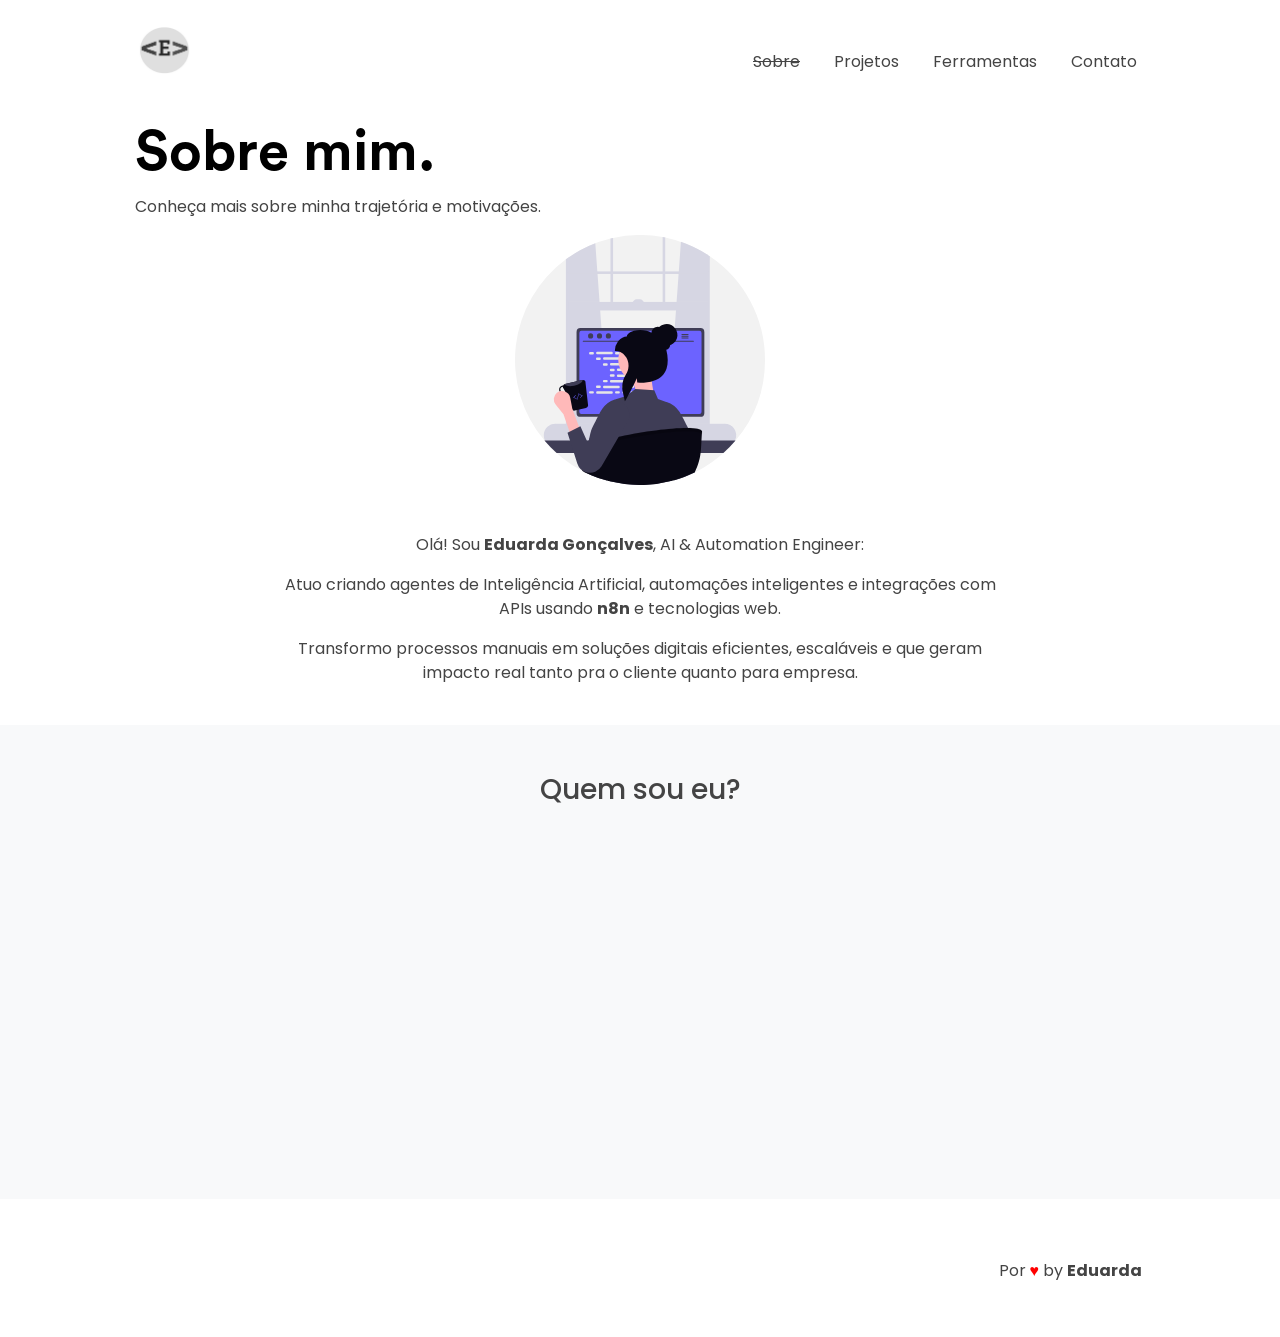
<file: about.html>
<!DOCTYPE html>
<html lang="pt-br">

<head>
    <meta charset="UTF-8">
    <title>Sobre | Eduarda Gonçalves</title>
    <meta name="viewport" content="width=device-width, initial-scale=1.0, shrink-to-fit=yes">
    <link rel="stylesheet" href="https://cdnjs.cloudflare.com/ajax/libs/animate.css/3.7.2/animate.min.css">
    <link rel="stylesheet" href="https://stackpath.bootstrapcdn.com/bootstrap/4.4.1/css/bootstrap.min.css">
    <link rel="stylesheet" href="style.css">
    <link rel="icon" type="image/png" href="assets/img/favicon.png">

    <!-- AOS Animation -->
    <link href="https://unpkg.com/aos@2.3.1/dist/aos.css" rel="stylesheet">
</head>

<body id="about-body" style="overflow-x: hidden;">

    <!-- NAVBAR -->
    <nav class="nav-desk">
        <center>
            <div class="nav-logo">
                <a href="index.html"><img id="logo" src="assets/img/logo2.png"></a>
            </div>
            <div class="nav-items">
                <ul>
                    <li><span><a href="about.html" style="text-decoration: line-through;">Sobre</a></span></li>
                    <li><span><a href="work.html">Projetos</a></span></li>
                    <li><span><a href="uses.html">Ferramentas</a></span></li>
                    <li><span><a href="contact.html">Contato</a></span></li>
                </ul>
            </div>
        </center>
    </nav>

    <!-- HEADER COM TÍTULO -->
<div class="fadeIn row" style="width:100vw; animation-duration: 1.5s;">
    <div class="col-md-12" id="left-hero">
        <h1 class="hero-tag contact-hero fadeInLeft">Sobre mim.</h1>
        <p class="hero-des contact-des fadeIn delay-1s">
            Conheça mais sobre minha trajetória e motivações.
        </p>
    </div>
</div>

    <!-- ÍCONE SVG -->
<div class="text-center mb-4" data-aos="fade-up">
    <img src="assets/img/avatar-coding.svg" alt="Designer Avatar" style="max-width: 250px;">
</div>

 <!-- SEÇÃO SOBRE -->
<section class="py-4" style="max-width: 900px; margin: 0 auto;">
    <div class="row justify-content-center">
        <div class="col-md-10 text-center">
            <p data-aos="fade-up">Olá! Sou <strong>Eduarda Gonçalves</strong>, AI & Automation Engineer:</p>
            <p data-aos="fade-up" data-aos-delay="100">Atuo criando agentes de Inteligência Artificial, automações inteligentes e integrações com APIs usando <strong>n8n</strong> e tecnologias web.</p>
            <p data-aos="fade-up" data-aos-delay="200">Transformo processos manuais em soluções digitais eficientes, escaláveis e que geram impacto real tanto pra  o cliente quanto para empresa.</p>
        </div>
    </div>
</section>


    <!-- FOTO + BIO -->
    <section class="text-center py-5" style="background-color: #f8f9fa;">
        <h3 class="mb-4" data-aos="fade-up">Quem sou eu?</h3>
        <img src="assets/img/minha-foto.jpeg" alt="Eduarda" class="rounded-circle shadow" width="200" data-aos="zoom-in">
        <p class="mt-4 px-3" style="max-width: 600px; margin: 0 auto;" data-aos="fade-up" data-aos-delay="200">
            Graduanda de Gestão de T.I e atualmente formada como Desenvolvedora Full-Stack JR. 
                Apaixonada por tecnologia, música e futebol. Movida pelo desafio de transformar ideias em código e gerar impacto através da inovação.
        </p>
    </section>

    <!-- FOOTER -->
    <div class="footer-full fadeIn delay-2s">
        <div id="contact-social" class="social-icons" style="display: inline;">
            <a target="_blank" href="mailto:eduardaburityg@gmail.com"><i class="fas fa-envelope"></i></a>
            <a target="_blank" href="https://instagram.com/hey_dudsb"><i class="fab fa-instagram"></i></a>
            <a target="_blank" href="https://github.com/eduardaburityg"><i class="fab fa-github"></i></a>
            <a target="_blank" href="https://linkedin.com/in/eduarda-gonçalves-bb243a1a3"><i class="fab fa-linkedin"></i></a>
        </div>
        <div class="footer-credits">
            Por <span style="color:red">♥</span> by <a href="https://github.com/eduardaburityg">Eduarda</a>
        </div>
    </div>

    <!-- MENU MOBILE -->
    <div class="menu-wrap">
            <input type="checkbox" class="toggler">
            <div class="hamburger">
                <div></div>
            </div>
            <div class="menu">
                <div>
                    <div>
                        <ul>
                            <li><a href="index.html">Início</a></li>
                            <li><a href="about.html"style="text-decoration: line-through;">Sobre</a></li>
                            <li><a href="work.html">Projetos</a></li>
                            <li><a href="uses.html">Ferramentas</a></li>
                            <li><a href="contact.html">Contato</a></li>
                        </ul>
                    </div>
                </div>
            </div>
        </div>
    </div>
</body>
    <!-- AOS JS -->
    <script src="https://unpkg.com/aos@2.3.1/dist/aos.js"></script>
    <script>AOS.init();</script>
</body>

</html>
</file>
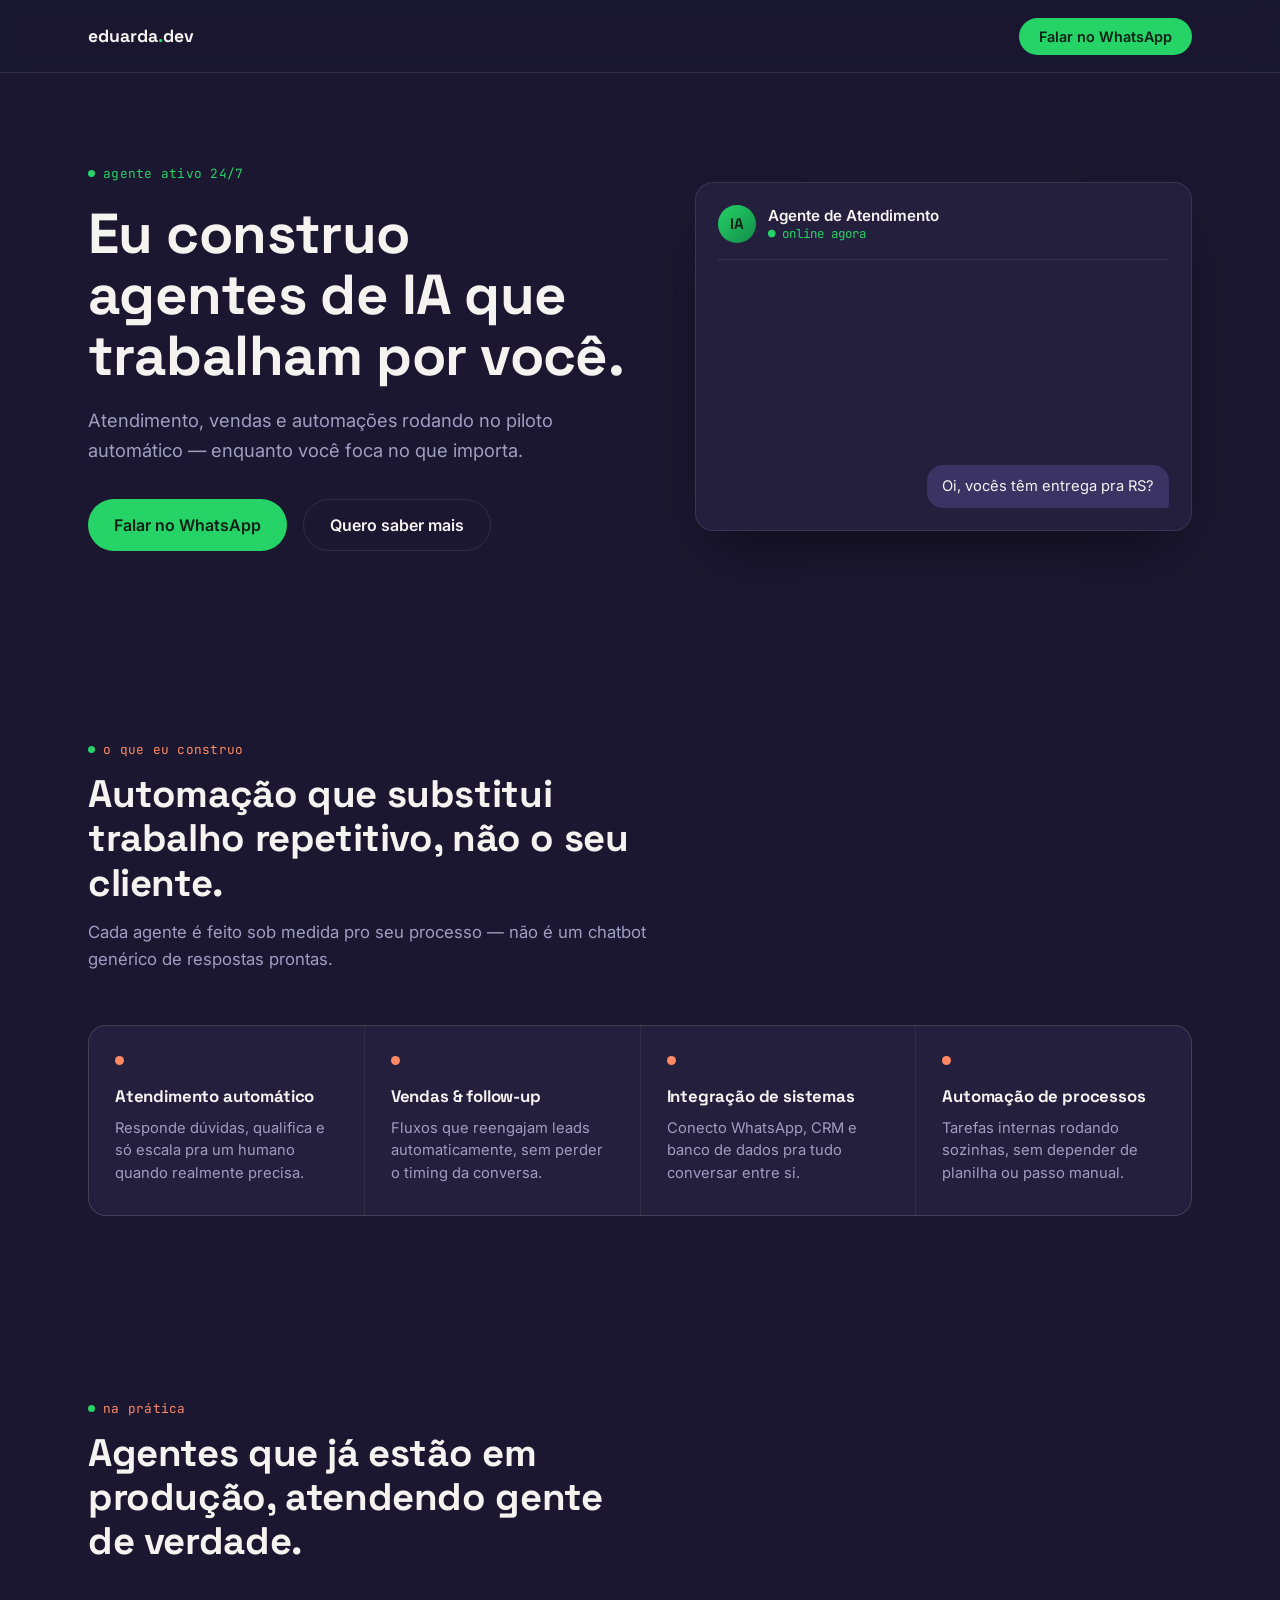
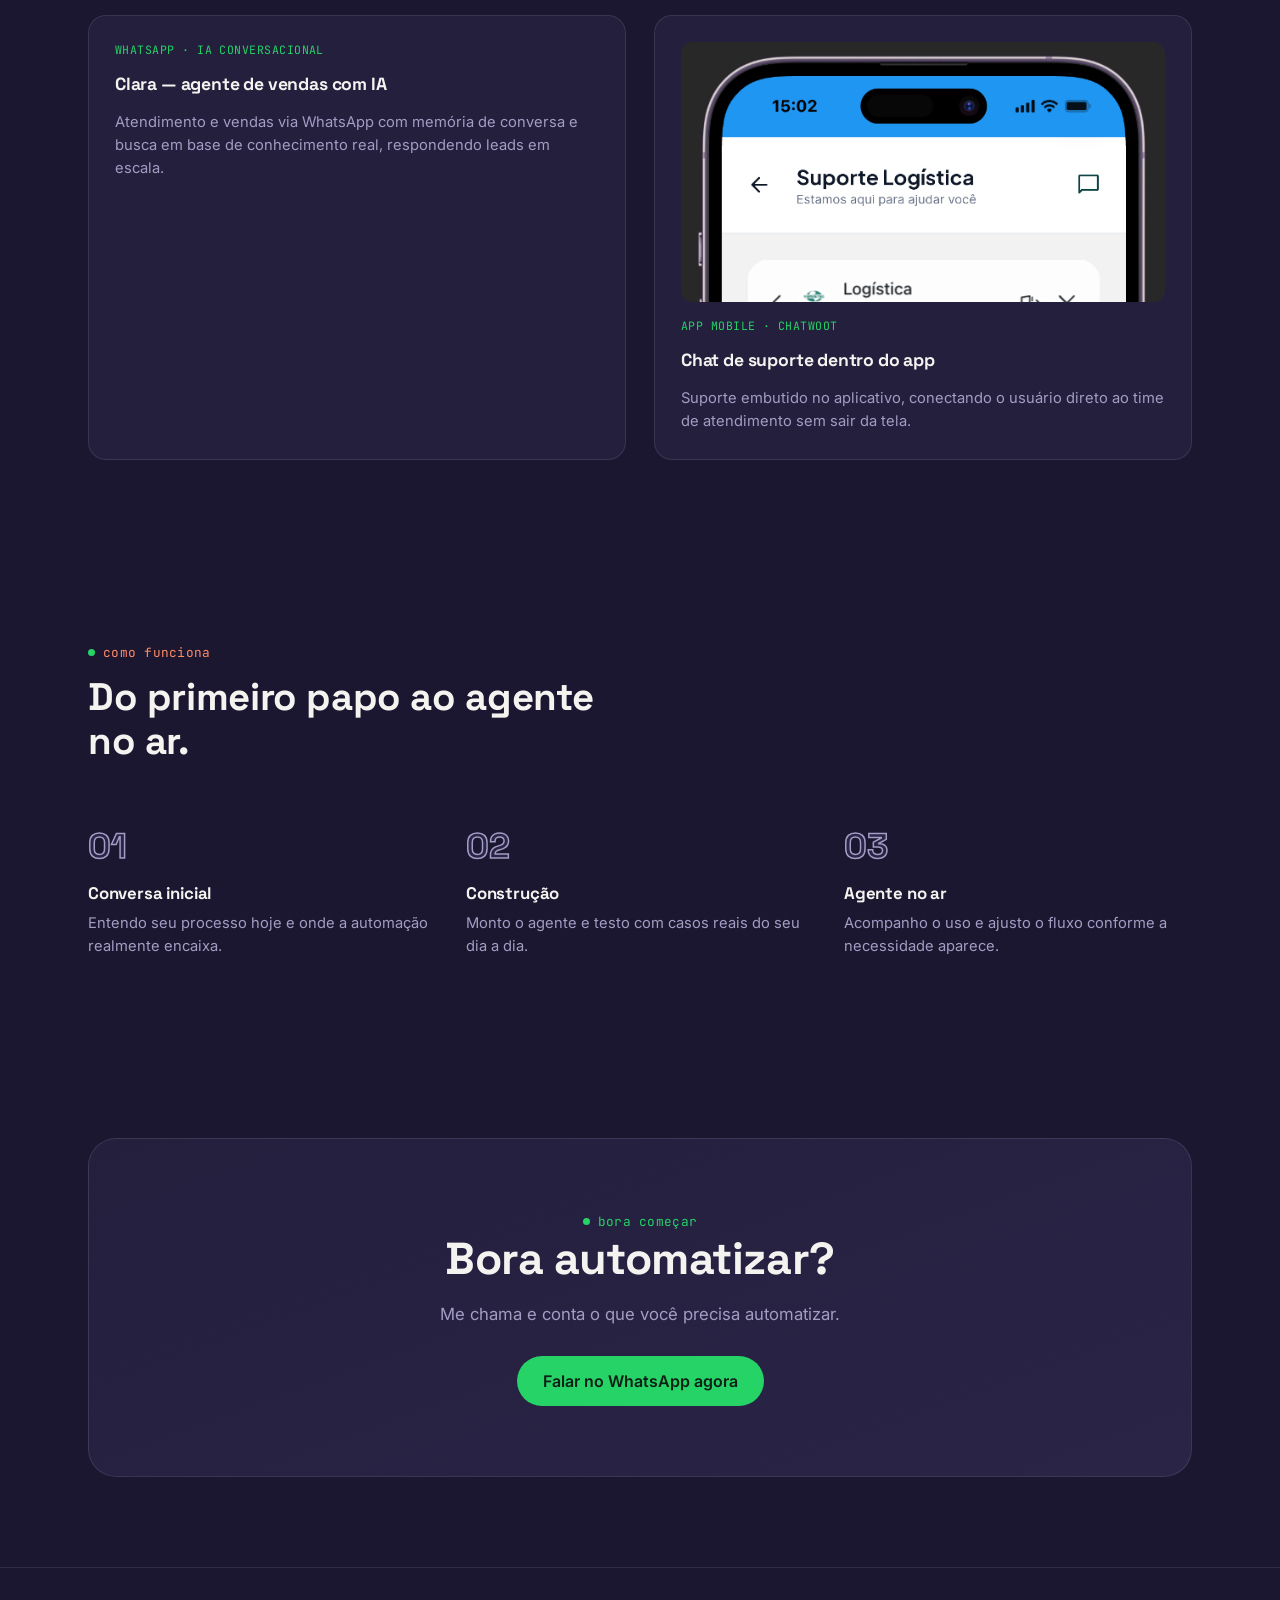
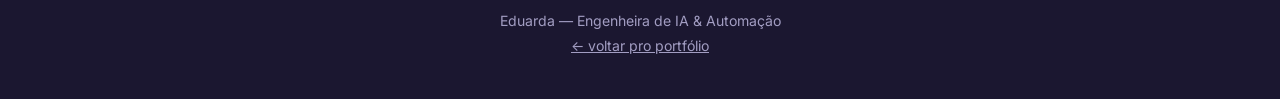
<file: agentes-ia.html>
<!DOCTYPE html>
<html lang="pt-BR">
<head>
<meta charset="UTF-8">
<meta name="viewport" content="width=device-width, initial-scale=1.0">
<title>Eduarda — Agentes de IA que trabalham por você</title>
<meta name="description" content="Construo agentes de IA para atendimento, vendas e automação — rodando 24/7 enquanto você foca no que importa.">
<link rel="preconnect" href="https://fonts.googleapis.com">
<link rel="preconnect" href="https://fonts.gstatic.com" crossorigin>
<link href="https://fonts.googleapis.com/css2?family=Space+Grotesk:wght@500;700&family=Inter:wght@400;500;600&family=JetBrains+Mono:wght@500&display=swap" rel="stylesheet">
<style>
  :root{
    --bg: #1b1730;
    --bg-panel: #241f3d;
    --bg-panel-2: #2a2447;
    --green: #25d366;
    --coral: #ff8a65;
    --text: #f5f3f0;
    --text-muted: #a29dc2;
    --line: rgba(245,243,240,0.10);
    --radius: 18px;
  }
  *{box-sizing:border-box;}
  html{scroll-behavior:smooth;}
  body{
    margin:0;
    background:var(--bg);
    color:var(--text);
    font-family:'Inter',sans-serif;
    -webkit-font-smoothing:antialiased;
    overflow-x:hidden;
  }
  h1,h2,h3{font-family:'Space Grotesk',sans-serif; margin:0; letter-spacing:-0.01em;}
  .eyebrow{
    font-family:'JetBrains Mono',monospace;
    font-size:0.8rem;
    color:var(--green);
    display:inline-flex;
    align-items:center;
    gap:8px;
    letter-spacing:0.02em;
  }
  .eyebrow::before{
    content:"";
    width:7px;height:7px;border-radius:50%;
    background:var(--green);
    box-shadow:0 0 0 0 rgba(37,211,102,0.6);
    animation:pulse 2s infinite;
  }
  @keyframes pulse{
    0%{box-shadow:0 0 0 0 rgba(37,211,102,0.5);}
    70%{box-shadow:0 0 0 8px rgba(37,211,102,0);}
    100%{box-shadow:0 0 0 0 rgba(37,211,102,0);}
  }
  a{color:inherit; text-decoration:none;}
  :focus-visible{outline:2px solid var(--green); outline-offset:3px;}
  .wrap{max-width:1160px; margin:0 auto; padding:0 28px;}
  nav{
    position:sticky; top:0; z-index:20;
    background:rgba(27,23,48,0.85);
    backdrop-filter:blur(10px);
    border-bottom:1px solid var(--line);
  }
  nav .wrap{display:flex; align-items:center; justify-content:space-between; height:72px;}
  .logo{font-family:'Space Grotesk',sans-serif; font-weight:700; font-size:1.1rem;}
  .logo span{color:var(--green);}
  .nav-cta{
    background:var(--green); color:#0f2016; font-weight:600;
    padding:10px 20px; border-radius:100px; font-size:0.9rem;
    transition:transform .2s ease;
  }
  .nav-cta:hover{transform:translateY(-2px);}

  /* HERO */
  .hero{padding:88px 0 96px; position:relative;}
  .hero .wrap{display:grid; grid-template-columns:1.1fr 1fr; gap:60px; align-items:center;}
  .hero h1{font-size:clamp(2.3rem, 4.4vw, 3.6rem); font-weight:700; line-height:1.08; margin:22px 0 20px;}
  .hero p.sub{font-size:1.15rem; color:var(--text-muted); max-width:480px; line-height:1.6; margin-bottom:34px;}
  .cta-row{display:flex; gap:16px; flex-wrap:wrap;}
  .btn{
    display:inline-flex; align-items:center; gap:8px;
    padding:15px 26px; border-radius:100px; font-weight:600; font-size:1rem;
    transition:transform .2s ease, background .2s ease;
  }
  .btn-primary{background:var(--green); color:#0f2016;}
  .btn-primary:hover{transform:translateY(-2px); background:#2fe377;}
  .btn-secondary{border:1.5px solid var(--line); color:var(--text);}
  .btn-secondary:hover{border-color:var(--text-muted); transform:translateY(-2px);}

  /* Chat mockup - signature element */
  .chat-card{
    background:var(--bg-panel);
    border:1px solid var(--line);
    border-radius:var(--radius);
    padding:22px;
    box-shadow:0 30px 60px -20px rgba(0,0,0,0.5);
    position:relative;
  }
  .chat-head{display:flex; align-items:center; gap:12px; padding-bottom:16px; border-bottom:1px solid var(--line); margin-bottom:18px;}
  .chat-avatar{
    width:38px;height:38px;border-radius:50%;
    background:linear-gradient(135deg, var(--green), #128c4a);
    display:flex;align-items:center;justify-content:center;
    font-family:'Space Grotesk'; font-weight:700; color:#0f2016; font-size:0.95rem;
  }
  .chat-name{font-weight:600; font-size:0.95rem;}
  .chat-status{font-size:0.78rem; color:var(--green); font-family:'JetBrains Mono',monospace;}
  .chat-body{min-height:230px; display:flex; flex-direction:column; gap:12px; justify-content:flex-end;}
  .bubble{
    max-width:80%; padding:11px 15px; border-radius:16px; font-size:0.92rem; line-height:1.4;
    opacity:0; transform:translateY(8px);
    animation:bubbleIn .45s ease forwards;
  }
  .bubble.client{align-self:flex-end; background:#3a3364; border-bottom-right-radius:4px;}
  .bubble.agent{align-self:flex-start; background:var(--bg-panel-2); border:1px solid var(--line); border-bottom-left-radius:4px;}
  @keyframes bubbleIn{to{opacity:1; transform:translateY(0);}}
  .typing{align-self:flex-start; display:flex; gap:4px; padding:12px 15px; background:var(--bg-panel-2); border:1px solid var(--line); border-radius:16px; border-bottom-left-radius:4px; opacity:0; animation:bubbleIn .3s ease forwards;}
  .typing span{width:6px;height:6px;border-radius:50%;background:var(--text-muted); animation:blink 1.2s infinite;}
  .typing span:nth-child(2){animation-delay:.2s;} .typing span:nth-child(3){animation-delay:.4s;}
  @keyframes blink{0%,60%,100%{opacity:.3;} 30%{opacity:1;}}

  /* Sections */
  section{padding:90px 0;}
  .section-head{max-width:560px; margin-bottom:52px;}
  .section-head h2{font-size:clamp(1.8rem,3vw,2.4rem); margin-top:14px; line-height:1.15;}
  .section-head p{color:var(--text-muted); font-size:1.05rem; margin-top:14px; line-height:1.6;}

  .grid-4{display:grid; grid-template-columns:repeat(4,1fr); gap:1px; background:var(--line); border:1px solid var(--line); border-radius:var(--radius); overflow:hidden;}
  .node-card{background:var(--bg-panel); padding:30px 26px; position:relative;}
  .node-card .dot{width:9px;height:9px;border-radius:50%; background:var(--coral); margin-bottom:20px;}
  .node-card h3{font-size:1.05rem; margin-bottom:10px;}
  .node-card p{color:var(--text-muted); font-size:0.92rem; line-height:1.55; margin:0;}

  .cases{display:grid; grid-template-columns:1fr 1fr; gap:28px;}
  .case-card{background:var(--bg-panel); border:1px solid var(--line); border-radius:var(--radius); padding:26px; display:flex; flex-direction:column; gap:16px;}
  .case-card img{width:100%; border-radius:12px; display:block; max-height:260px; object-fit:cover; object-position:top;}
  .case-card h3{font-size:1.1rem;}
  .case-card p{color:var(--text-muted); font-size:0.92rem; line-height:1.55; margin:0;}
  .case-tag{font-family:'JetBrains Mono',monospace; font-size:0.72rem; color:var(--green); text-transform:uppercase; letter-spacing:0.04em;}

  .steps{display:grid; grid-template-columns:repeat(3,1fr); gap:30px; counter-reset:step;}
  .step{position:relative; padding-top:8px;}
  .step .num{font-family:'Space Grotesk'; font-weight:700; font-size:2.2rem; color:var(--bg-panel-2); -webkit-text-stroke:1.5px var(--text-muted); display:block; margin-bottom:14px;}
  .step h3{font-size:1.05rem; margin-bottom:8px;}
  .step p{color:var(--text-muted); font-size:0.92rem; line-height:1.55; margin:0;}

  .final-cta{
    background:linear-gradient(160deg, var(--bg-panel), var(--bg-panel-2));
    border:1px solid var(--line);
    border-radius:28px;
    padding:70px 40px;
    text-align:center;
  }
  .final-cta h2{font-size:clamp(2rem,4vw,2.8rem); margin-bottom:16px;}
  .final-cta p{color:var(--text-muted); font-size:1.05rem; margin-bottom:32px;}

  footer{padding:44px 0; border-top:1px solid var(--line); text-align:center;}
  footer p{color:var(--text-muted); font-size:0.88rem; margin:0 0 6px;}
  footer a.back{font-size:0.88rem; color:var(--text-muted); text-decoration:underline;}

  @media (max-width: 860px){
    .hero .wrap{grid-template-columns:1fr; gap:44px;}
    .grid-4{grid-template-columns:1fr 1fr;}
    .cases{grid-template-columns:1fr;}
    .steps{grid-template-columns:1fr;}
  }
  @media (max-width:520px){
    .grid-4{grid-template-columns:1fr;}
    .hero{padding:56px 0 64px;}
    section{padding:64px 0;}
  }
  @media (prefers-reduced-motion: reduce){
    *{animation-duration:0.001s !important; animation-iteration-count:1 !important; transition:none !important; scroll-behavior:auto !important;}
  }
</style>
</head>
<body>

<nav>
  <div class="wrap">
    <div class="logo">eduarda<span>.</span>dev</div>
    <a class="nav-cta" href="https://wa.me/5551990006204" target="_blank" rel="noopener">Falar no WhatsApp</a>
  </div>
</nav>

<header class="hero">
  <div class="wrap">
    <div>
      <span class="eyebrow">agente ativo 24/7</span>
      <h1>Eu construo agentes de IA que trabalham por você.</h1>
      <p class="sub">Atendimento, vendas e automações rodando no piloto automático — enquanto você foca no que importa.</p>
      <div class="cta-row">
        <a class="btn btn-primary" href="https://wa.me/5551990006204" target="_blank" rel="noopener">Falar no WhatsApp</a>
        <a class="btn btn-secondary" href="#o-que-construo">Quero saber mais</a>
      </div>
    </div>

    <div class="chat-card" aria-hidden="true">
      <div class="chat-head">
        <div class="chat-avatar">IA</div>
        <div>
          <div class="chat-name">Agente de Atendimento</div>
          <div class="chat-status">● online agora</div>
        </div>
      </div>
      <div class="chat-body" id="chatBody"></div>
    </div>
  </div>
</header>

<section id="o-que-construo">
  <div class="wrap">
    <div class="section-head">
      <span class="eyebrow" style="color:var(--coral)">o que eu construo</span>
      <h2>Automação que substitui trabalho repetitivo, não o seu cliente.</h2>
      <p>Cada agente é feito sob medida pro seu processo — não é um chatbot genérico de respostas prontas.</p>
    </div>
    <div class="grid-4">
      <div class="node-card">
        <div class="dot"></div>
        <h3>Atendimento automático</h3>
        <p>Responde dúvidas, qualifica e só escala pra um humano quando realmente precisa.</p>
      </div>
      <div class="node-card">
        <div class="dot"></div>
        <h3>Vendas &amp; follow-up</h3>
        <p>Fluxos que reengajam leads automaticamente, sem perder o timing da conversa.</p>
      </div>
      <div class="node-card">
        <div class="dot"></div>
        <h3>Integração de sistemas</h3>
        <p>Conecto WhatsApp, CRM e banco de dados pra tudo conversar entre si.</p>
      </div>
      <div class="node-card">
        <div class="dot"></div>
        <h3>Automação de processos</h3>
        <p>Tarefas internas rodando sozinhas, sem depender de planilha ou passo manual.</p>
      </div>
    </div>
  </div>
</section>

<section>
  <div class="wrap">
    <div class="section-head">
      <span class="eyebrow" style="color:var(--coral)">na prática</span>
      <h2>Agentes que já estão em produção, atendendo gente de verdade.</h2>
    </div>
    <div class="cases">
      <div class="case-card">
        <span class="case-tag">WhatsApp · IA conversacional</span>
        <h3>Clara — agente de vendas com IA</h3>
        <p>Atendimento e vendas via WhatsApp com memória de conversa e busca em base de conhecimento real, respondendo leads em escala.</p>
      </div>
      <div class="case-card">
        <img src="assets/img/work/chat-suporte-inapp/hero.png" alt="Chat de suporte via Chatwoot dentro de um aplicativo mobile">
        <span class="case-tag">App mobile · Chatwoot</span>
        <h3>Chat de suporte dentro do app</h3>
        <p>Suporte embutido no aplicativo, conectando o usuário direto ao time de atendimento sem sair da tela.</p>
      </div>
    </div>
  </div>
</section>

<section>
  <div class="wrap">
    <div class="section-head">
      <span class="eyebrow" style="color:var(--coral)">como funciona</span>
      <h2>Do primeiro papo ao agente no ar.</h2>
    </div>
    <div class="steps">
      <div class="step">
        <span class="num">01</span>
        <h3>Conversa inicial</h3>
        <p>Entendo seu processo hoje e onde a automação realmente encaixa.</p>
      </div>
      <div class="step">
        <span class="num">02</span>
        <h3>Construção</h3>
        <p>Monto o agente e testo com casos reais do seu dia a dia.</p>
      </div>
      <div class="step">
        <span class="num">03</span>
        <h3>Agente no ar</h3>
        <p>Acompanho o uso e ajusto o fluxo conforme a necessidade aparece.</p>
      </div>
    </div>
  </div>
</section>

<section>
  <div class="wrap">
    <div class="final-cta">
      <span class="eyebrow" style="justify-content:center">bora começar</span>
      <h2>Bora automatizar?</h2>
      <p>Me chama e conta o que você precisa automatizar.</p>
      <a class="btn btn-primary" href="https://wa.me/5551990006204" target="_blank" rel="noopener">Falar no WhatsApp agora</a>
    </div>
  </div>
</section>

<footer>
  <div class="wrap">
    <p>Eduarda — Engenheira de IA &amp; Automação</p>
    <a class="back" href="index.html">← voltar pro portfólio</a>
  </div>
</footer>

<script>
  const chatScript = [
    {type:'client', text:'Oi, vocês têm entrega pra RS?'},
    {type:'typing'},
    {type:'agent', text:'Sim! Entregamos em todo o Rio Grande do Sul 🚚'},
    {type:'client', text:'Perfeito, quero fazer um pedido'},
    {type:'typing'},
    {type:'agent', text:'Show! Vou te passar pro time comercial agora mesmo 👋'}
  ];

  const body = document.getElementById('chatBody');
  let i = 0;

  function step(){
    if (i >= chatScript.length){
      body.innerHTML = '';
      i = 0;
    }
    const item = chatScript[i];
    if (item.type === 'typing'){
      const t = document.createElement('div');
      t.className = 'typing';
      t.innerHTML = '<span></span><span></span><span></span>';
      body.appendChild(t);
      setTimeout(() => { t.remove(); i++; step(); }, 900);
      return;
    }
    const b = document.createElement('div');
    b.className = 'bubble ' + item.type;
    b.textContent = item.text;
    body.appendChild(b);
    while (body.children.length > 4) body.removeChild(body.firstChild);
    i++;
    setTimeout(step, 1800);
  }
  step();
</script>

</body>
</html>
</file>
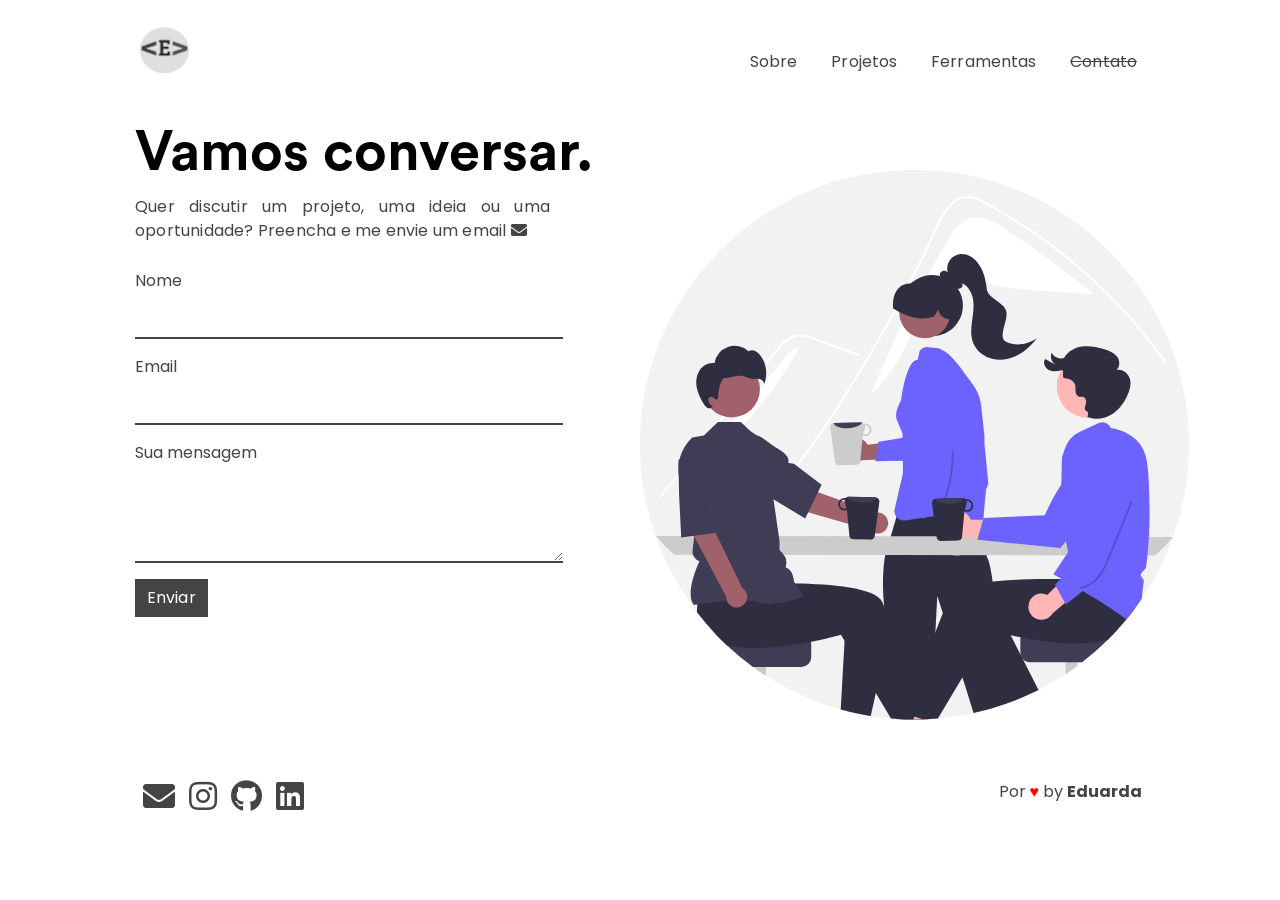
<file: contact.html>
<html>

<head>
    <script async src="https://www.googletagmanager.com/gtag/js?id=UA-159411627-1"></script>
    <script>
        window.dataLayer = window.dataLayer || [];

        function gtag() {
            dataLayer.push(arguments);
        }
        gtag('js', new Date());

        gtag('config', 'UA-159411627-1');
    </script>
    <link rel="stylesheet" href="https://cdnjs.cloudflare.com/ajax/libs/animate.css/3.7.2/animate.min.css">
    <link rel="stylesheet" href="https://stackpath.bootstrapcdn.com/bootstrap/4.4.1/css/bootstrap.min.css">
    <link rel="stylesheet" href="style.css">
    <meta charset="utf-8">
    <meta name="viewport" content="width=device-width, initial-scale=1.0, shrink-to-fit=yes">
    <meta charset="utf-8" />
    <link rel="stylesheet" href="https://use.fontawesome.com/releases/v5.5.0/css/all.css"
        integrity="sha384-B4dIYHKNBt8Bc12p+WXckhzcICo0wtJAoU8YZTY5qE0Id1GSseTk6S+L3BlXeVIU" crossorigin="anonymous">
    <meta name="Description"
        content="Eduarda Gonçalves | Desenvolvedora Full-stack | HTML, CSS, JavaScript | Portfólio de projetos e contato." />
    <title>Contato | Eduarda Gonçalves</title>
    <link rel="icon" type="image/png" href="assets/img/favicon.png">
</head>

<body id="contact-body" style="overflow-x: hidden;">
    <div>
        <nav class="nav-desk">
            <center>
                <div class="nav-logo">
                    <a href="index.html"><img id="logo" src="assets/img/logo2.png"></a>
                </div>
                <div class="nav-items">
                    <ul>
                        <li><span><a href="about.html">Sobre</a></span></li>
                        <li><span><a href="work.html">Projetos</a></span></li>
                        <li><span><a href="uses.html">Ferramentas</a></span></li>
                        <li><span><a href="#" style="text-decoration: line-through;">Contato</a></span></li>
                    </ul>
                </div>

            </center>
        </nav>
        <div class="animated fadeIn row" style="width:100vw;animation-duration: 1.5s;">
            <div class="col-md-6" id="left-hero">
                <h1 class="hero-tag contact-hero animated fadeInLeft">Vamos conversar.</h1>
                <p class="hero-des contact-des animated fadeIn delay-1s">Quer discutir um projeto, uma ideia ou uma oportunidade?
                    Preencha e me envie um email <a target="_blank" href="mailto:ishandeveloper@outlook.com"><i
                            class="fas fa-envelope"></i></a>
                </p>
                <form class="input-container" method="POST"
                    action="https://formspree.io/f/xanboylb">
                    <div class="form-group"><label for="name">Nome</label><input type="text" name="name" id="name"
                            class="form-control" required=""></div>
                    <div class="form-group"><label for="email">Email</label><input type="email" name="email"
                            id="email" class="form-control" required=""></div>
                    <div class="form-group"><label for="message">Sua mensagem</label><textarea rows="3" id="message"
                            name="message" class="form-control" required=""></textarea></div>
                    <button type="submit" class="submit animated bounce delay-4s learn-btn">
                        Enviar
                    </button>
                    <div style="display:none;" id="thankyou_message">
                        <h2>
                            <em>Obrigado</em> por entrar em contato comigo!
                            Em breve entro em contato com você!
                        </h2>
                    </div>
                </form>
                <br>
                <!-- <div class="feedback"><a href="https://d474b570.nolt.io/">Have any feedback or suggestion?</a></div> -->

            </div>

            <div class="col-md-6" id="hero-right">
                <img class="animated fadeInRight" id="hero-img" src="assets/img/contact.svg">
            </div>

        </div>
        <div class="footer-full animated fadeIn delay-2s">
            <div id="contact-social" class="social-icons" style="display: inline;">
                <a target="_blank" href="mailto:eduardaburityg@gmail.com"><i class="fas fa-envelope"></i></a>
                <a target="_blank" href="https://instagram.com/hey_dudsb"><i class="fab fa-instagram"></i></a>
                <a target="_blank" href="https://github.com/eduardaburityg"><i class="fab fa-github"></i></a>
                <a target="_blank" href="https://linkedin.com/in/eduarda-gonçalves-bb243a1a3"><i class="fab fa-linkedin"></i></a>
            </div>
            <div class="footer-credits">
                Por <span style="color:red">♥</span> by <a
                    href="https://github.com/eduardaburityg">Eduarda</a>
            </div>
        </div>
    </div>
    <div class="menu-wrap">
        <input type="checkbox" class="toggler">
        <div class="hamburger">
            <div></div>
        </div>
        <div class="menu">
            <div>
                <div>
                    <ul>
                        <li><a href="index.html">Início</a></li>
                        <li><a href="about.html">Sobre</a></li>
                        <li><a href="work.html">Projetos</a></li>
                        <li><a href="uses.html">Ferramentas</a></li>
                        <li><a disabled href="#" style="text-decoration: line-through;">Contato</a></li>
                    </ul>
                </div>
            </div>
        </div>
    </div>
</body>

</html>
</file>
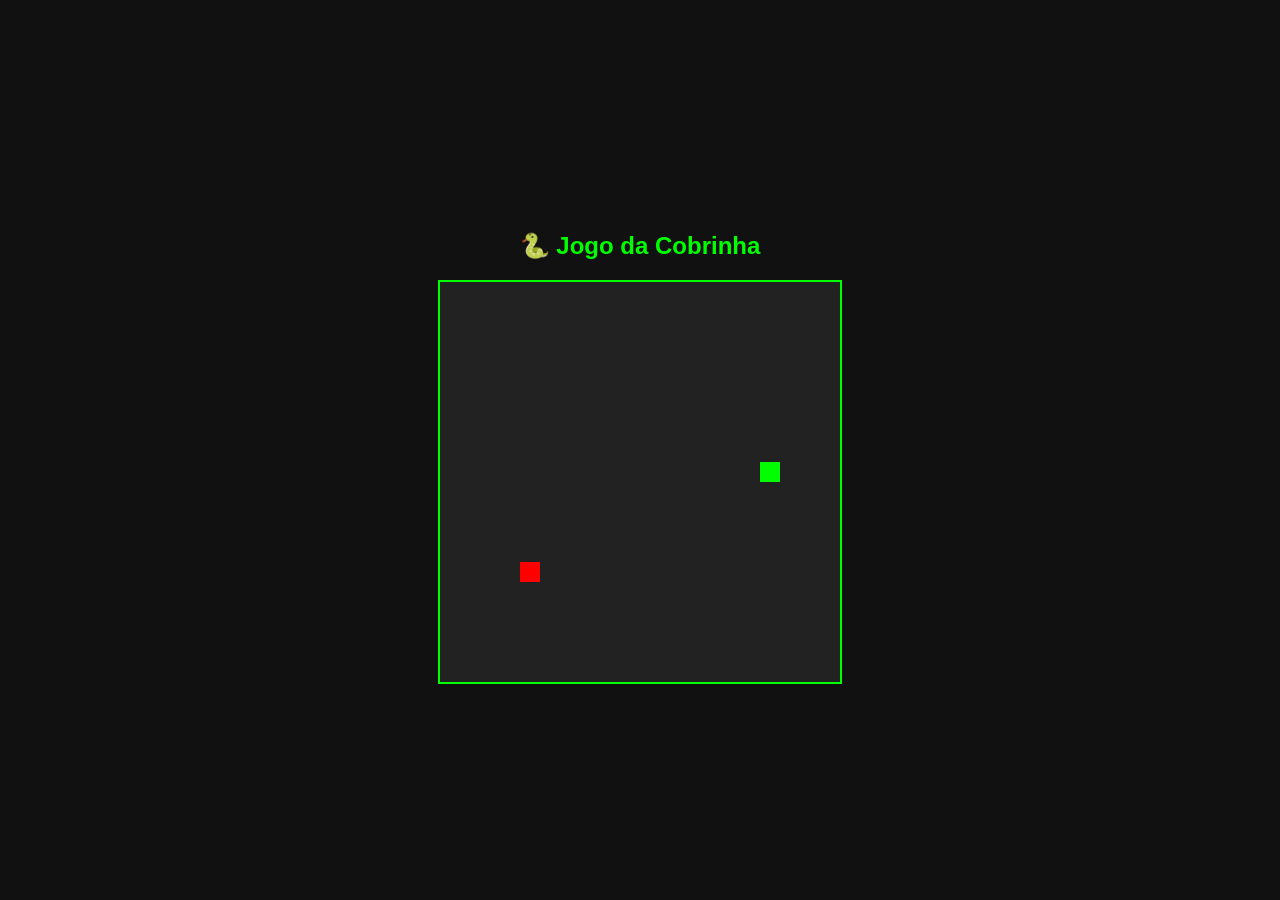
<file: legal.html>
<!DOCTYPE html>
<html lang="pt-BR">
<head>
  <meta charset="UTF-8" />
  <meta name="viewport" content="width=device-width, initial-scale=1.0"/>
  <title>Jogo da Cobrinha</title>
  <style>
    * {
      box-sizing: border-box;
    }

    body {
      background: #111;
      color: white;
      font-family: 'Arial', sans-serif;
      display: flex;
      justify-content: center;
      align-items: center;
      height: 100vh;
      margin: 0;
      flex-direction: column;
    }

    canvas {
      background-color: #222;
      border: 2px solid lime;
    }

    h1 {
      margin-bottom: 20px;
      font-size: 24px;
      color: lime;
    }

    .mobile-controls {
      display: none;
      margin-top: 20px;
    }

    .mobile-controls button {
      background-color: lime;
      border: none;
      color: black;
      padding: 15px;
      margin: 5px;
      font-size: 20px;
      border-radius: 10px;
    }

    @media (max-width: 768px) {
      .mobile-controls {
        display: block;
      }
    }
  </style>
</head>
<body>
  <h1>🐍 Jogo da Cobrinha</h1>
  <canvas id="game" width="400" height="400"></canvas>

  <div class="mobile-controls">
    <div style="text-align:center;">
      <button onclick="setDirection('up')">⬆️</button>
    </div>
    <div>
      <button onclick="setDirection('left')">⬅️</button>
      <button onclick="setDirection('down')">⬇️</button>
      <button onclick="setDirection('right')">➡️</button>
    </div>
  </div>

  <script>
    const canvas = document.getElementById("game");
    const ctx = canvas.getContext("2d");

    const box = 20;
    const rows = canvas.height / box;
    const cols = canvas.width / box;

    let snake = [{ x: 9 * box, y: 9 * box }];
    let food = {
      x: Math.floor(Math.random() * cols) * box,
      y: Math.floor(Math.random() * rows) * box
    };
    let direction = "right";
    let gameOver = false;

    function draw() {
      if (gameOver) return;

      ctx.fillStyle = "#222";
      ctx.fillRect(0, 0, canvas.width, canvas.height);

      for (let i = 0; i < snake.length; i++) {
        ctx.fillStyle = i === 0 ? "lime" : "#0f0";
        ctx.fillRect(snake[i].x, snake[i].y, box, box);
      }

      ctx.fillStyle = "red";
      ctx.fillRect(food.x, food.y, box, box);

      let head = { x: snake[0].x, y: snake[0].y };

      if (direction === "left") head.x -= box;
      if (direction === "right") head.x += box;
      if (direction === "up") head.y -= box;
      if (direction === "down") head.y += box;

      // Colisão com parede
      if (
        head.x < 0 ||
        head.x >= canvas.width ||
        head.y < 0 ||
        head.y >= canvas.height ||
        collision(head, snake)
      ) {
        gameOver = true;
        alert("💀 Game Over!");
        document.location.reload();
        return;
      }

      snake.unshift(head);

      // Comer comida
      if (head.x === food.x && head.y === food.y) {
        food = {
          x: Math.floor(Math.random() * cols) * box,
          y: Math.floor(Math.random() * rows) * box
        };
      } else {
        snake.pop();
      }
    }

    function collision(head, array) {
      for (let i = 0; i < array.length; i++) {
        if (head.x === array[i].x && head.y === array[i].y) {
          return true;
        }
      }
      return false;
    }

    function setDirection(dir) {
      if (dir === "left" && direction !== "right") direction = "left";
      if (dir === "up" && direction !== "down") direction = "up";
      if (dir === "right" && direction !== "left") direction = "right";
      if (dir === "down" && direction !== "up") direction = "down";
    }

    document.addEventListener("keydown", (event) => {
      if (event.key === "ArrowLeft" && direction !== "right") direction = "left";
      if (event.key === "ArrowUp" && direction !== "down") direction = "up";
      if (event.key === "ArrowRight" && direction !== "left") direction = "right";
      if (event.key === "ArrowDown" && direction !== "up") direction = "down";
    });

    setInterval(draw, 120);
  </script>
</body>
</html>
</file>
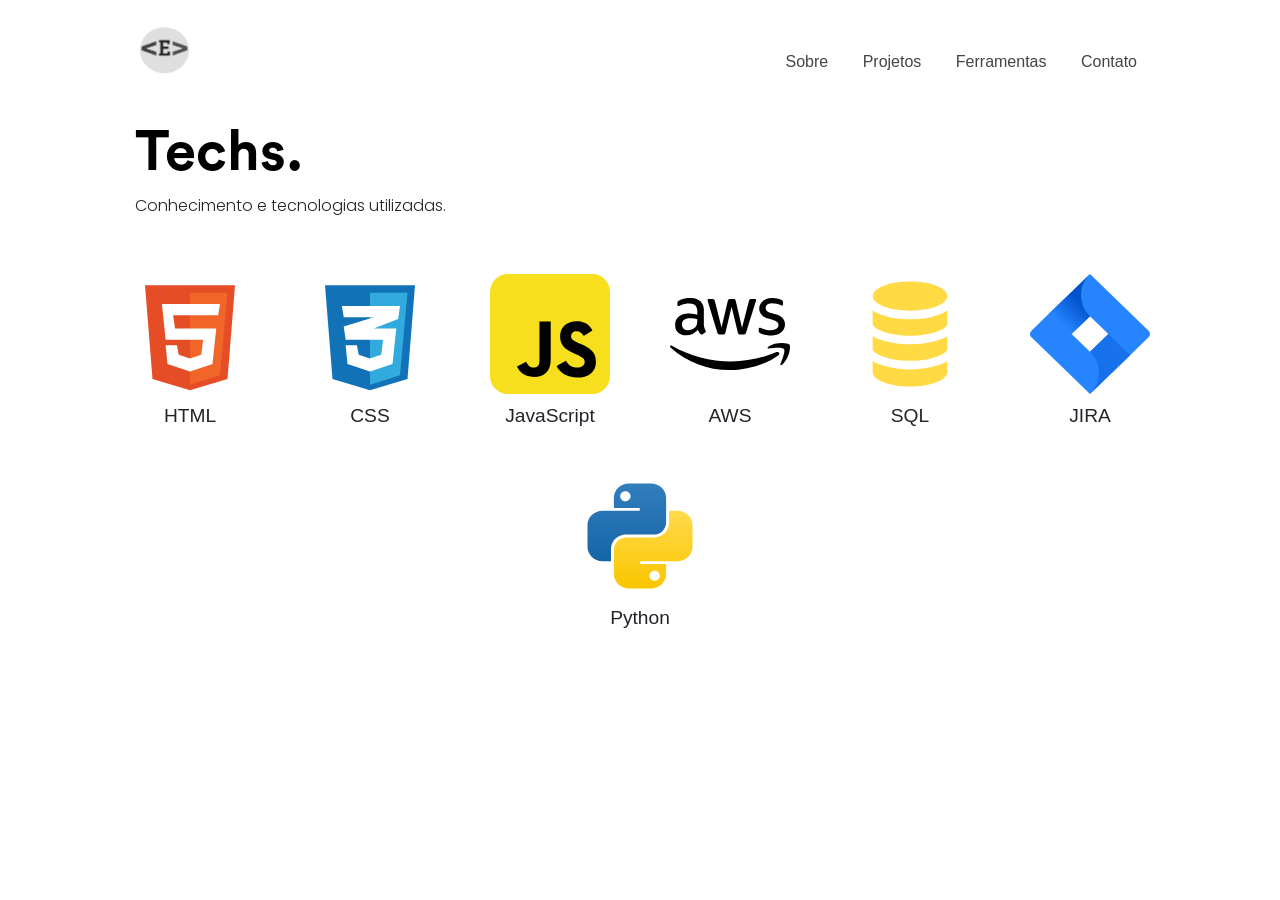
<file: uses.html>
<!DOCTYPE html>
<html lang="pt-br">

<head>
    <meta charset="utf-8" />
    <meta name="viewport" content="width=device-width, initial-scale=1.0, shrink-to-fit=yes">
    <title>Ferramentas | Eduarda Burity</title>
    <link rel="icon" type="image/png" href="assets/img/favicon.png">
    <link rel="stylesheet" href="style.css">
    <link rel="stylesheet" href="https://stackpath.bootstrapcdn.com/bootstrap/4.4.1/css/bootstrap.min.css">
    <link rel="stylesheet" href="https://cdnjs.cloudflare.com/ajax/libs/animate.css/3.7.2/animate.min.css">
    <link rel="stylesheet" href="https://use.fontawesome.com/releases/v5.5.0/css/all.css"
        integrity="sha384-B4dIYHKNBt8Bc12p+WXckhzcICo0wtJAoU8YZTY5qE0Id1GSseTk6S+L3BlXeVIU" crossorigin="anonymous">
</head>

<body id="contact-body" style="overflow-x: hidden;">
    <div>
        <!-- Navegação (igual work.html) -->
        <nav class="nav-desk">
            <center>
                <div class="nav-logo">
                    <a href="index.html"><img id="logo" src="assets/img/logo2.png"></a>
                </div>
                <div class="nav-items">
                    <ul>
                        <li><span><a href="about.html">Sobre</a></span></li>
                        <li><span><a href="work.html">Projetos</a></span></li>
                        <li><span><a href="uses.html">Ferramentas</a></span></li>
                        <li><span><a href="contact.html">Contato</a></span></li>
                    </ul>
                </div>
            </center>
        </nav>

<!-- Hero Section -->
<div class="fadeIn row" style="width:100vw;height:auto;animation-duration: 1.5s;">
    <div class="col-md-12" id="left-hero">
        <h1 class="hero-tag contact-hero fadeInLeft">Techs.</h1>
<p class="hero-des contact-des fadeIn delay-1s"
   style="font-family: 'Poppins', sans-serif; font-weight: 300; font-size: clamp(14px, 3vw, 16px); line-height: 1.4; word-break: break-word; overflow-wrap: break-word; text-align: left;">
  Conhecimento e tecnologias utilizadas.
</p>   </div>
</div>

<!-- Cards de ferramentas -->
<!-- Cards de ferramentas -->
<section class="ferramentas-section">
  <div class="container-ferramentas">
    <div class="ferramentas-container">
      <div class="text-center">
        <img src="assets/icons/html.svg" class="uses-icon" alt="HTML">
        <p>HTML</p>
      </div>
      <div class="text-center">
        <img src="assets/icons/css3.svg" class="uses-icon" alt="CSS">
        <p>CSS</p>
      </div>
    <div class="text-center">
      <img src="assets/icons/js.svg" class="uses-icon" alt="JavaScript">
      <p>JavaScript</p>
    </div>
    <div class="text-center">
      <img src="assets/icons/aws-brands-solid-full.svg" class="uses-icon" alt="AWS">
      <p>AWS</p>
    </div>
    <div class="text-center">
      <img src="assets/icons/sql.svg" class="uses-icon" alt="SQL">
      <p>SQL</p>
    </div>
    <div class="text-center">
      <img src="assets/icons/jira.svg" class="uses-icon" alt="JIRA">
      <p>JIRA</p>
    </div>
    <div class="text-center">
      <img src="assets/icons/python.svg" class="uses-icon" alt="Python">
      <p>Python</p>
    </div>
  </div>
</div>


        <!-- Menu Mobile -->
        <div class="menu-wrap">
            <input type="checkbox" class="toggler">
            <div class="hamburger">
                <div></div>
            </div>
            <div class="menu">
                <div>
                    <div>
                        <ul>
                            <li><a href="index.html">Início</a></li>
                            <li><a href="about.html">Sobre</a></li>
                            <li><a href="work.html">Projetos</a></li>
                            <li><a href="uses.html"style="text-decoration: line-through;">Ferramentas</a></li>
                            <li><a href="contact.html">Contato</a></li>
                        </ul>
                    </div>
                </div>
            </div>
        </div>
    </div>
</body>

</html>
</file>
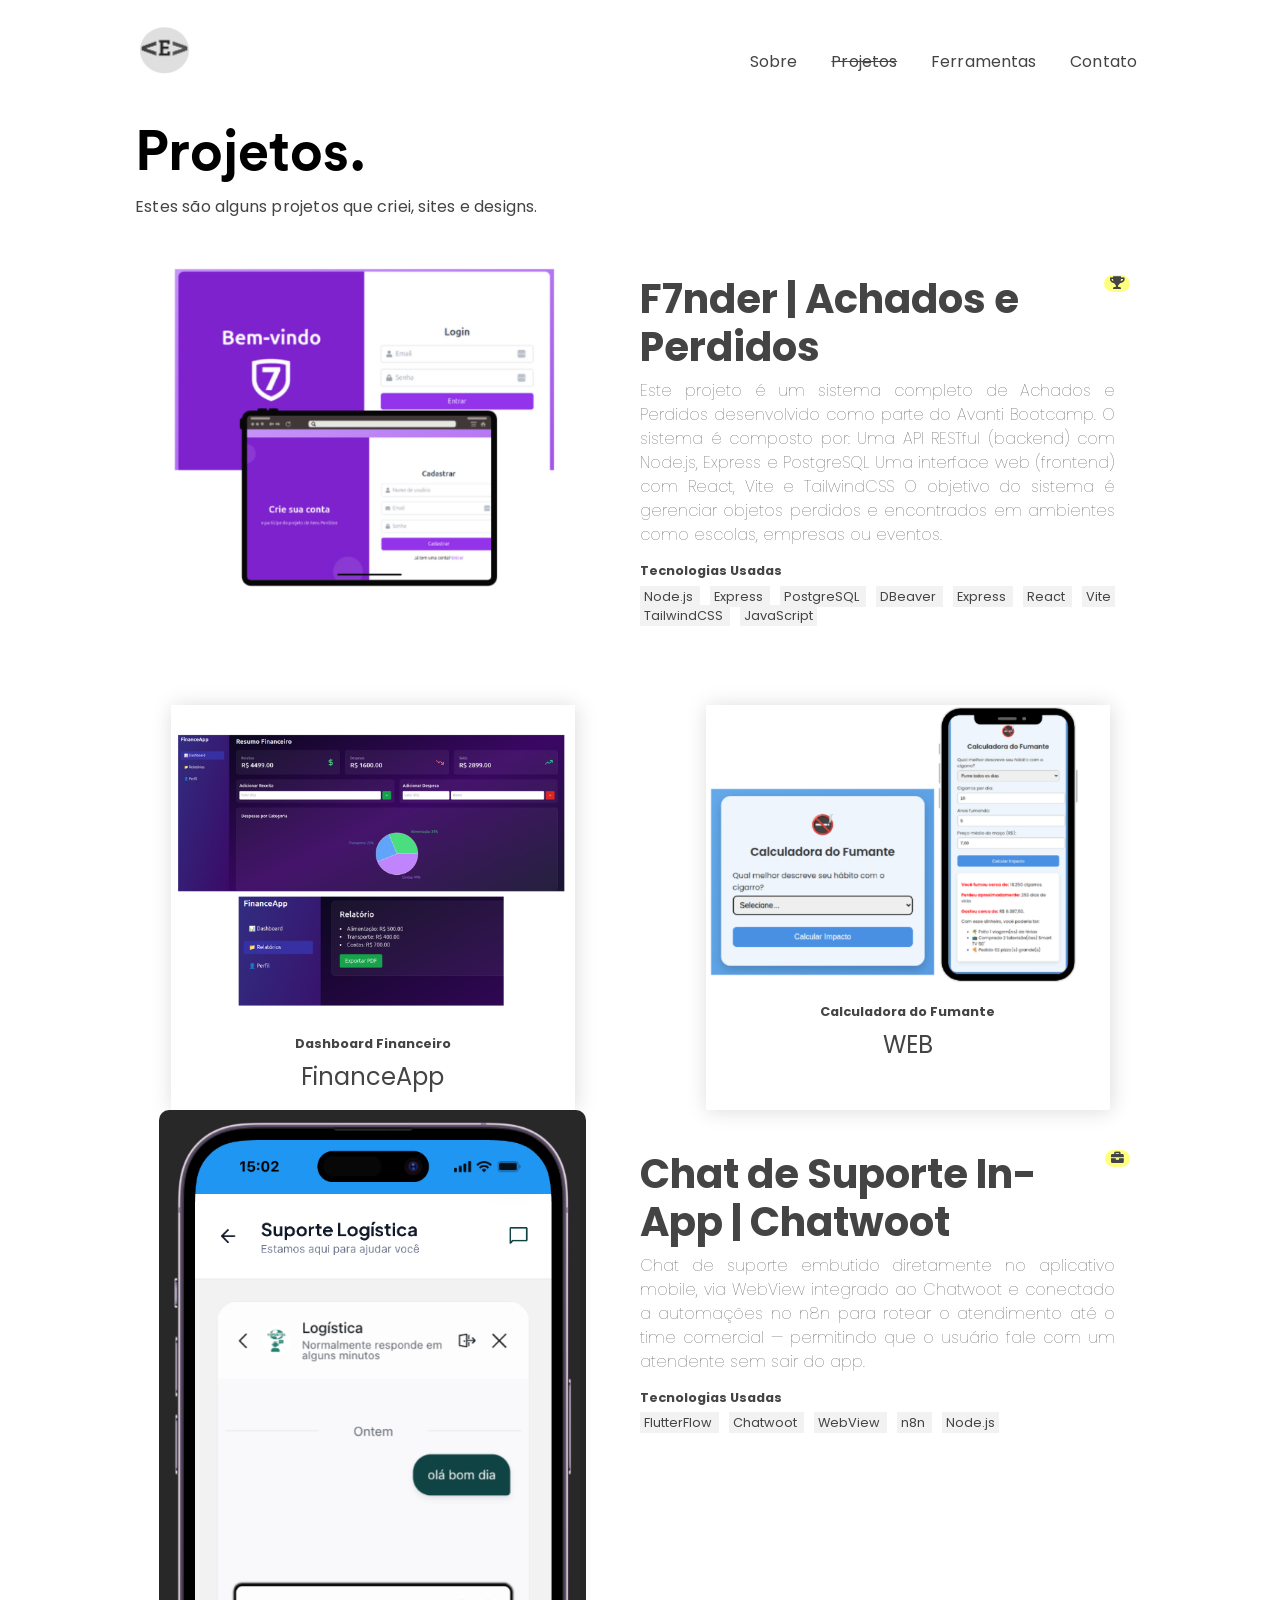
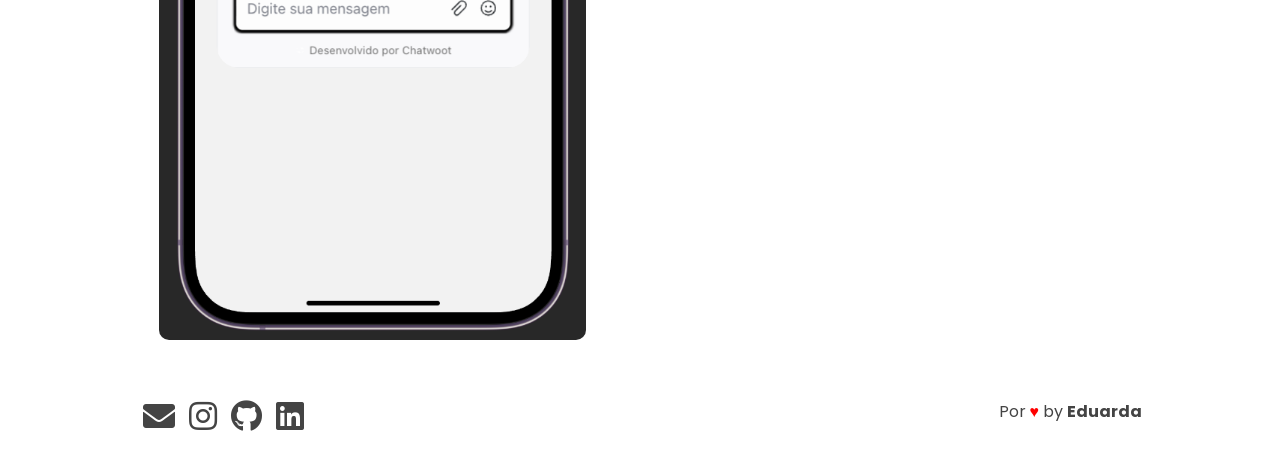
<file: work.html>
<html>

<head>
    <script async src="https://www.googletagmanager.com/gtag/js?id=UA-159411627-1"></script>
    <script>
        window.dataLayer = window.dataLayer || [];

        function gtag() {
            dataLayer.push(arguments);
        }
        gtag('js', new Date());

        gtag('config', 'UA-159411627-1');
    </script>
    <link rel="stylesheet" href="https://cdnjs.cloudflare.com/ajax/libs/animate.css/3.7.2/animate.min.css">
    <link rel="stylesheet" href="https://stackpath.bootstrapcdn.com/bootstrap/4.4.1/css/bootstrap.min.css">
    <link rel="stylesheet" href="style.css">
    <meta charset="utf-8">
    <meta name="viewport" content="width=device-width, initial-scale=1.0, shrink-to-fit=yes">
    <meta charset="utf-8" />
    <link rel="stylesheet" href="https://use.fontawesome.com/releases/v5.5.0/css/all.css"
        integrity="sha384-B4dIYHKNBt8Bc12p+WXckhzcICo0wtJAoU8YZTY5qE0Id1GSseTk6S+L3BlXeVIU" crossorigin="anonymous">
    <meta name="Description"
        content="Eduarda Gonçalves | Desenvolvedora Full-stack | HTML, CSS, JavaScript | Automação e testes." />
    <title>Work | Eduarda Gonçalves</title>
    <link rel="icon" type="image/png" href="assets/img/favicon.png">
</head>

<body id="contact-body" style="overflow-x: hidden;">
    <div>
        <nav class="nav-desk">
            <center>
                <div class="nav-logo">
                    <a href="index.html"><img id="logo" src="assets/img/logo2.png"></a>
                </div>
                <div class="nav-items">
                    <ul>
                        <li><span><a href="about.html">Sobre</a></span></li>
                        <li><span><a href="work.html" style="text-decoration: line-through;">Projetos</a></span></li>
                        <li><span><a href="uses.html">Ferramentas</a></span></li>
                        <li><span><a href="contact.html">Contato</a></span></li>
                    </ul>
                </div>

            </center>
        </nav>
        <div class=" fadeIn row" style="width:100vw;height:auto;animation-duration: 1.5s;">
            <div class="col-md-12" id="left-hero">
                <h1 class="hero-tag contact-hero  fadeInLeft">Projetos.</h1>
                <p class="hero-des contact-des  fadeIn delay-1s">Estes são alguns projetos que criei, sites e designs.
                </p>
                <!-- <div class="feedback"><a href="https://d474b570.nolt.io/">Have any feedback or suggestion?</a></div> -->
            </div>
        </div>
        <!--Content-->
        <div class="animated bounceInUp delay-1s">
            <div class="row" id="work-row">
                <div class="col-md-6 col-sm-12  bounceInLeft delay-2s">
                    <center>
                        <div class="work-hero">
                            <img class="work-hero-img" src="assets/img/work/itens-perdidos/itens3.png">
                        </div>
                    </center>
                </div>
                <div class="col-md-6 col-sm-12">

                    <div class="work-des ">
                        <h1>F7nder | Achados e Perdidos  </h1>
                        <center>
                            <div class="project-star-mobile  animated zoomIn delay-2s">
                                <i class="fas fa-trophy"></i> <b>Projeto Bootcamp</b>
                            </div>
                        </center>
                        <p>Este projeto é um sistema completo de Achados e Perdidos desenvolvido como parte do Avanti Bootcamp. O sistema é composto por:

Uma API RESTful (backend) com Node.js, Express e PostgreSQL
Uma interface web (frontend) com React, Vite e TailwindCSS
O objetivo do sistema é gerenciar objetos perdidos e encontrados em ambientes como escolas, empresas ou eventos.</p>
                        <div class="technologies">
                            <h2>Tecnologias Usadas</h2>
                            <span class="tech-stack">
                                Node.js
                            </span>
                            <span class="tech-stack">
                                Express
                            </span>
                             <span class="tech-stack">
                                PostgreSQL
                            </span>
                             <span class="tech-stack">
                                DBeaver
                            </span>
                             <span class="tech-stack">
                                Express
                            </span>
                            <span class="tech-stack">
                                React
                            </span>
                            <span class="tech-stack">
                                Vite
                            </span>
                            <span class="tech-stack">
                                TailwindCSS
                            </span>
                            <span class="tech-stack">
                                JavaScript
                            </span>
                        </div>

                        <!-- <button class="contact-btn work-read" style="margin:0;">
                            Read More
                        </button> -->
                    </div>
                    <div class="project-star animated zoomIn delay-2s">
                        <i class="fas fa-trophy"></i> <b></b> 
                    </div>
                </div>
            </div>
            <div class="row work-double-row">
  <div class="col-md-6 col-sm-12 animated bounceInLeft delay-3s">
    <div class="work-hero-card text-center">
      <img class="work-card-hero-img" src="assets/img/work/financeapp/hero.png" alt="eduardaburityg">
      <h1>Dashboard Financeiro</h1>
      <div id="work-text">FinanceApp</div>
    </div>
  </div>
  <div class="col-md-6 col-sm-12 animated bounceInRight delay-3s">
    <div class="work-hero-card text-center">
      <img class="work-card-hero-img" src="assets/img/work/calculadora-fumante/hero.png" alt="Calculadora do Fumante">
      <h1>Calculadora do Fumante</h1>
      <div id="work-text">WEB</div>
    </div>
  </div>
</div>

            <div class="row" id="work-row">
                <div class="col-md-6 col-sm-12 animated bounceInLeft delay-2s">
                    <center>
                        <div class="work-hero">
                            <img class="work-hero-img" src="assets/img/work/chat-suporte-inapp/hero.png">
                        </div>
                    </center>
                </div>
                <div class="col-md-6 col-sm-12">
                    <div class="work-des">
                        <h1>Chat de Suporte In-App | Chatwoot</h1>
                        <center>
                            <div class="project-star-mobile animated zoomIn delay-2s">
                                <i class="fas fa-briefcase"></i> <b>Projeto Verdetec</b>
                            </div>
                        </center>
                        <p>Chat de suporte embutido diretamente no aplicativo mobile, via WebView integrado ao Chatwoot e conectado a automações no n8n para rotear o atendimento até o time comercial — permitindo que o usuário fale com um atendente sem sair do app.</p>
                        <div class="technologies">
                            <h2>Tecnologias Usadas</h2>
                            <span class="tech-stack">
                                FlutterFlow
                            </span>
                            <span class="tech-stack">
                                Chatwoot
                            </span>
                            <span class="tech-stack">
                                WebView
                            </span>
                            <span class="tech-stack">
                                n8n
                            </span>
                            <span class="tech-stack">
                                Node.js
                            </span>
                        </div>
                    </div>
                    <div class="project-star animated zoomIn delay-2s">
                        <i class="fas fa-briefcase"></i> <b></b>
                    </div>
                </div>
            </div>

        </div>
            <div class="footer-full  fadeIn delay-2s">
                <div id="contact-social" class="social-icons" style="display: inline;">
                    <a target="_blank" href="mailto:eduardaburityg@gmail.com"><i class="fas fa-envelope"></i></a>
                    <a target="_blank" href="https://instagram.com/hey_dudsb"><i class="fab fa-instagram"></i></a>
                    <a target="_blank" href="https://github.com/eduardaburityg"><i class="fab fa-github"></i></a>
                    <a target="_blank" href="https://linkedin.com/in/eduarda-gonçalves-bb243a1a3"><i class="fab fa-linkedin"></i></a>
                </div>
                <div class="footer-credits">
                    Por <span style="color:red">♥</span> by <a
                        href="https://github.com/eduardaburityg">Eduarda</a>
                </div>
            </div>
        </div>
        <div class="menu-wrap">
            <input type="checkbox" class="toggler">
            <div class="hamburger">
                <div></div>
            </div>
            <div class="menu">
                <div>
                    <div>
                        <ul>
                            <li><a href="index.html">Início</a></li>
                            <li><a href="about.html">Sobre</a></li>
                            <li><a href="work.html"style="text-decoration: line-through;" >Projetos</a></li>
                            <li><a href="uses.html">Ferramentas</a></li>
                            <li><a href="contact.html">Contato</a></li>
                        </ul>
                    </div>
                </div>
            </div>
        </div>
</body>

</html>
</file>
<file: style.css>
@import url('https://fonts.googleapis.com/css?family=Poppins&display=swap');

@font-face {
    font-family: CircularStd;
    src: url(assets/fonts/CircularStd-Bold.eot);
    src: url("assets/fonts/CircularStd-Bold.eot?#iefix") format("embedded-opentype"), url("assets/fonts/CircularStd-Bold.woff") format("woff"), url("assets/fonts/CircularStd-Bold.ttf") format("truetype"), url("assets/fonts/CircularStd-Bold.svg#bcc26993292869431e54c666aafa8fcd") format("svg");
}

:root {
    --primary-color: none;
    --overlay-color: rgba(255, 255, 255, 0.9);
    --menu-speed: 0.75s;
    --light-text-color: #444;
    --black-color: #000;
    --white-color: #fff;
    --hero-color: black;
}
.work-hero-card{
    display: block;
    margin:0 auto;
    width:80%;
    background: #fff;
    align-items: center;
    padding:0;
    /* border-radius: 10px; */
    padding-bottom: 15px;
    /* border:1px solid #44444450; */
    box-shadow: 1px 1px 20px #00000025;
    cursor: pointer;
    transition: all 1s;
    height: 100%;
    
}
#work-text{
    text-align: center;
    font-size: 1.5em;
}
.work-hero-card h1{
    padding-top: 20px;
    text-align: center;
    font-size: 0.8em;
    font-weight: bold;
}
.work-hero-card:hover{
    width:85%;
    box-shadow: 0px 0px 20px #88888875;
    animation:zoom 1s;
    /* filter: none; */
}
.work-card-hero-img{
    width:100%;
    display: block;
    /* border:1px solid #44444450; */
    /* border-radius: 10px; */
    border-bottom: none;
    margin:0 auto;
    left:0;
    right: 0;
}
.work-double-row{
    padding-left:120px;
    padding-right: 120px;
    margin-top: 80px;
}
.project-star {
    position: absolute;
    background: #ffff0080;
    border-radius: 50px;
    padding: 2px 6px;
    font-size: 0.8em;
    top: 40px;
    right: 0;
}

.project-star-mobile {
    display: none;
    background: #ffff0080;
    border-radius: 50px;
    padding: 2px 6px;
    width: 50%;
    margin-bottom: 10px;
    text-align: center;
    font-size: 0.8em;

}

#work-row {
    padding-left: 135px;
    padding-right: 135px;
    width: 100vw;
}

.work-hero {
    /* border:2px solid #444; */
    border-radius: 10px;
    /* box-shadow: 0px 0px 5px #444; */
    width: 90%;
    transition: width 1s;
}
.work-hero:hover{
    width: 95%;
}

.work-des {
    padding-top: 40px;

}

.work-des h1 {
    font-weight: bold;
}

.work-des p {
    text-align: justify;
    font-weight: 100;
}

.work-hero-img {
    width: 100%;
    border-radius: 10px;
}

.technologies h2 {
    font-size: 0.8em;
    font-weight: bold;
}

.tech-stack {
    cursor: pointer;
    margin-right: 10px;
    background: #f2f2f2;
    padding: 2px 4px;
    font-size: 0.8em;
    transition: background 1s;
}

.tech-stack:hover {
    background: beige;
}

.featured {
    margin-top: 10px;
}

.partners {
    /* background:#f2f2f2; */
    height: 50px;
    margin-right: 20px;
}

#partner-logo {
    height: 40px;
    cursor: pointer;
    transition: all 1s;
}

#partner-logo:hover {
    box-shadow: 0px 0px 10px #444;
}

.work-read {
    float: right;
    font-size: 0.8em;
}

.work-read:hover {
    background: #444;
    color: white !important;
    border: 2px solid #444 !important;
}

body {
    font-family: 'Poppins', sans-serif;
    color: var(--light-text-color);
    overflow-x: hidden;
}

.comingsoon h1 {
    font-size: 3em;
}

.comingsoon {
    position: absolute;
    margin: auto;
    top: 0;
    /* background: white; */
    text-align: center;
    right: 0;
    bottom: 0;
    left: 0;
    /* width: 40em; */
    height: 10em;
    animation: opac 0.1s ease-in-out 5;
}

.comingsoon a {
    color: #444;
    font-weight: bold;
    text-decoration: none;
    transition: font-size 1s;
}

.comingsoon a:hover {
    color: blue;
    font-size: 1.5em;
}

.social-icons a {
    color: var(--light-text-color);
    text-decoration: none;
    transition: all 1s;
}

.social-icons a:hover {
    color: blue;
}

li span a {
    color: #444;
    text-decoration: none;

}

li span a:hover {
    color: #444;
    text-decoration: none;
}

.copyright-legal {
    font-size: 1.1em;
    color: #444;
    letter-spacing: 0px;
    text-align: left;
}

.legal-links {
    text-decoration: none;
    font-weight: bold;
    transition: all 1s;
}

.legal-links:hover {
    text-decoration: none;
    color: blue;
}

.legal a,
.legal a:hover,
.legal a:active {
    color: #444;
    text-decoration: none;
}

.privacy-policy h1 {
    font-size: 2.5em;
    /* font-family: 'CircularStd'; */
    font-weight: bold;
    letter-spacing: 0.1rem;
}

.privacy-policy h2 {
    font-size: 25px;
    font-family: 'CircularStd';
    /* letter-spacing: 0.1rem; */
}

.legal-des {
    text-align: justify;
    font-weight: 500;
}

.legal-des strong {
    /* font-size: 1.1em; */
    font-weight: 900;
}

.privacy-policy p {
    padding-right: 13vw;
    letter-spacing: 0.8px;
}

.nav-desk {
    height: 10vh;
    /* position: fixed; */
    display: block;
    width: 80vw;
    margin: auto;

    margin-top: 20px;
    left: 0;
    right: 0;
    /* background: black; */
}

.nav-logo {
    height: 100%;
    float: left;


}



.menu-wrap {
    position: fixed;
    top: 50px;
    right: 50px;
    z-index: 1;
    display: none;
}

.menu-wrap .toggler {
    position: absolute;
    top: 0px;
    right: 0;
    z-index: 2;
    cursor: pointer;
    width: 50px;
    height: 50px;
    opacity: 0;
}

.menu-wrap .hamburger {
    position: absolute;
    top: 0;
    right: 0;
    z-index: 1;
    width: 60px;
    height: 60px;
    padding: 1rem;
    background: var(--primary-color);
    display: flex;
    align-items: center;
    justify-content: center;
}

/* Hamburger Line */
.menu-wrap .hamburger>div {
    position: relative;
    flex: none;
    width: 100%;
    height: 2px;
    z-index: 1;
    background: black;
    display: flex;
    align-items: center;
    justify-content: center;
    transition: all 0.4s ease;
}

/* Hamburger Lines - Top & Bottom */
.menu-wrap .hamburger>div::before,
.menu-wrap .hamburger>div::after {
    content: '';
    position: absolute;
    z-index: 1;
    top: -10px;
    width: 100%;
    height: 2px;
    background: inherit;
}

/* Moves Line Down */
.menu-wrap .hamburger>div::after {
    top: 10px;
}

/* Toggler Animation */
.menu-wrap .toggler:checked+.hamburger>div {
    transform: rotate(135deg);
}

/* Turns Lines Into X */
.menu-wrap .toggler:checked+.hamburger>div:before,
.menu-wrap .toggler:checked+.hamburger>div:after {
    top: 0;
    transform: rotate(90deg);
}

/* Rotate On Hover When Checked */
.menu-wrap .toggler:checked:hover+.hamburger>div {
    transform: rotate(225deg);
}

/* Show Menu */
.menu-wrap .toggler:checked~.menu {
    visibility: visible;
}

.menu-wrap .toggler:checked~.menu>div {
    transform: scale(1);
    transition-duration: var(--menu-speed);
}

.menu-wrap .toggler:checked~.menu>div>div {
    opacity: 1;
    transition: opacity 0.4s ease 0.4s;
}

.menu-wrap .menu {
    position: fixed;
    top: 0;
    right: 0;
    width: 100%;
    height: 100%;
    z-index: 1;
    visibility: hidden;
    overflow: hidden;
    display: flex;
    align-items: center;
    justify-content: center;
}

.menu-wrap .menu>div {
    background: var(--overlay-color);
    border-radius: 50%;
    width: 200vw;
    height: 200vw;
    display: flex;
    flex: none;
    align-items: center;
    justify-content: center;
    transform: scale(0);
    transition: all 0.4s ease;
}

.menu-wrap .menu>div>div {
    text-align: center;
    max-width: 90vw;
    max-height: 100vh;
    opacity: 0;
    transition: opacity 0.4s ease;
}

.menu-wrap .menu>div>div>ul>li {
    list-style: none;
    color: var(--white-color);
    font-size: 1.5rem;
    padding: 1rem;
}

.menu-wrap .menu>div>div>ul>li>a {
    color: inherit;
    text-decoration: none;
    transition: color 0.4s ease;
}


.legal {
    position: absolute;
    bottom: 25px;
    right: 25px;
}


.hero-tag {
    margin-top: 20vh;
    text-align: left;
    font-size: 4.5em;
    font-weight: bold;
    color: var(--hero-color);
    font-family: 'CircularStd', sans-serif;
}

.contact-hero {
    margin-top: 0vh;
    font-size: 3.5em;
}

.hero-des {
    padding-right: 60px;
    text-align: justify;
    /* font-weight: 800; */
    letter-spacing: 1.2;
}

.contact-des {
    letter-spacing: 0.2;
}

.input-container {
    padding: 10px 0px;
}

.form-group {
    margin-bottom: 1rem;
}

label {
    display: inline-block;
    margin-bottom: 0.5rem;
}

.form-control {
    height: calc(2.25rem + 2px);
    padding: .5rem .75rem;
    width: 90%;
    font-size: 1rem;
    line-height: 1.5;
    color: #495057;
    background: none;
    border: none;
    border-bottom: 2px solid #444;
    border-radius: 0rem;
    transition: all .5s ease-in-out;
    outline: none;
}

.form-control:focus {
    outline: none;
    border-bottom: 2px solid blue;
    box-shadow: none;
}

.form-control:hover {
    background: whitesmoke;
}

/* input:focus, textarea:focus, select:focus{
    outline: none;
} */
.learn-btn {
    padding: 5px 10px;
    background: var(--light-text-color);
    color: white;
    border: 2px solid var(--light-text-color);
    letter-spacing: 0.1;
    transition: all 1s;
}

.contact-des a {
    text-decoration: none;
    color: #444;
    transition: color 1s;
}

.contact-des a:hover {
    color: blue;
}

.learn-btn:hover {
    background: blue;
    border: 2px solid blue;
}

.contact-btn {
    margin-left: 6px;
    padding: 5px 10px;
    color: var(--light-text-color);
    background: none;
    border: 2px solid var(--light-text-color);
    transition: all 1s;
}

.contact-btn:hover {
    color: blue;
    border: 2px solid blue;
}

#hero-img {
    margin-top: 50px;
    width: 90%;
}

#left-hero {
    padding-left: 150px;
}

#logo {
  height: 60px; /* ou ajuste como quiser */
  padding: 6px;
  border: none;
  border-radius: 50%;
}
/* .nav-items{
    color:black;
    float:right;
} */
ul {
    float: right;
    /* color:white; */
    list-style: none;
    padding: 30px 0px;
}

li {
    /* text-transform: uppercase; */
    display: inline;
    font-size: 16px;
    letter-spacing: 0.1;
    padding: 0px 15px;
}

.social-icons {
    margin-top: 30%;
}

.footer-full {
    width: 80vw;
    margin: 0 auto;
    padding: 30px 10px;
    padding-top: 100px;
    position: relative;
    bottom: 0;
    left: 0;
    right: 0;
}

.footer-credits {
    float: right;
    /* display: inline; */
}

.footer-credits a {
    color: #444;
    font-weight: bold;
    text-decoration: none;
    transition: all 1s;
}

.footer-credits a:hover {
    color: blue;
    text-decoration: none;
    font-weight: bold;
}

.social-icons i {
    font-size: 2em;
    /* font-weight: 100; */
    padding: 0px 5px;
}

li span {
    position: relative;
    /* display: block; */
    cursor: pointer;
}

li span:before,
li span:after {
    content: '';
    position: absolute;
    width: 0%;
    height: 1px;
    top: 50%;
    margin-top: -0.5px;
    background: var(--black-color);
}

li span:before {
    left: -2.5px;
}

li span:after {
    right: 2.5px;
    background: var(--black-color);
    transition: width 0.8s cubic-bezier(0.22, 0.61, 0.36, 1);
}

.footer-full {
    padding-top: 60px;
}

li span:hover:before {
    background: var(--black-color);
    width: 100%;
    transition: width 0.5s cubic-bezier(0.22, 0.61, 0.36, 1);
}

li span:hover:after {
    background: transparent;
    width: 100%;
    transition: 0s;
}

#index-body {
    /* background: url('assets/img/mobile.png'); */
    background-size: cover;
    background-repeat: no-repeat;
    background-position: center;
}

/* Tablets */
@media (min-width: 768px) and (max-width: 1024px) {
    #left-hero {
        padding-left: 80px;
        flex: 0 0 100% !important;
        max-width: 100% !important;

    }

    #work-row {
        padding-left: 50px;
        padding-right: 50px;
    }

    .work-hero {
        width: 100%;
    }

    #hero-right {
        display: none;
    }
    .work-double-row{
        padding-left: 30px;
        padding-right: 30px;
    }
    #index-body {
/*         background: url('assets/img/mobile.png'); */
        background-size: cover;
        background-repeat: no-repeat;
        background-position: center;
        width: 100vw;
    }
    /* .work-double-row{
        padding-left: 50px;
        padding-right: 50px;
    } */

}

/* #logo {
    display: none;
} */

@media only screen and (max-width: 768px) {

    /* For mobile phones: */
    .nav-items {
        width: 0;
        height: 0;
        display: none;
    }
    .work-double-row{
        padding:30px 20px;
        padding-bottom: 0;
    }
    .work-hero-card{
        width:100%;
        margin-bottom: 25px;
    }
    #row-3{
        margin-top: 0px;
        padding:0 20px;
    }
    #index-body {
/*         background: url('assets/img/mobile.png'); */
        background-size: cover;
        background-repeat: no-repeat;
        background-position: center;
    }

    #left-hero {
        padding-left: 50px;
        ;
    }

    #work-row {
        padding-right: 0;
        padding-left: 30px;
    }

    .work-des h1 {
        text-align: center;
    }

    .work-read {
        float: none;
    }

    #logo {
        display: none;
        /* height: 65%;
        margin-top: 28px; */
    }

    .hero-tag {
        margin-top: 70px;
        font-size: 4em;
    }

    #hero-right {
        display: block;
        order: -1;
        text-align: center;
        margin-top: 10px;
        margin-bottom: 10px;
    }

    #hero-img {
        width: 55%;
        margin-top: 0;
    }

    .social-icons {
        margin-top: 20px;
    }

    .hero-des {
        padding-right: 30px;
        text-align: left;
    }

    .menu-wrap {
        display: block;
    }

    .menu ul li {
        display: block !important;
    }

    .menu ul li a {
        color: var(--black-color) !important;
    }

    .menu-wrap .hamburger {
        z-index: 2;
    }

    .menu-wrap .toggler {
        z-index: 3;
    }

    .contact-hero {
        margin-top: 10vh;
    }

    .footer-full {
        text-align: center;
        padding-top: 40px !important;
    }

    #contact-social {
        margin-top: 10%;
    }

    .footer-credits {
        display: block;
        text-align: center;
        padding-top: 10px;
        float: none;
    }

    #legal-hero {
        margin-top: 5vh !important;
        text-align: left;
    }

    #legal-hero-des {
        padding-right: 10px;
        text-align: left;
        font-size: 0.8em;
    }

    .privacy-policy p {
        padding-right: 1vw;
        /* text-align: left; */
    }

    .project-star {
        display: none;
    }

    .project-star-mobile {
        display: block;
    }
}


::-webkit-scrollbar {
    width: 5px;
}

/* Track */
::-webkit-scrollbar-track {
    background: white;

}

/* Handle */
::-webkit-scrollbar-thumb {
    background: #444;
    border-radius: 50px;

}

/* Handle on hover */
::-webkit-scrollbar-thumb:hover {
    background: #555;

}
.fa-hover:hover {
  animation: fa-beat 1s infinite;
}

@keyframes fa-beat {
  0%, 100% {
    transform: scale(1);
  }
  14% {
    transform: scale(1.3);
  }
  28% {
    transform: scale(1);
  }
  42% {
    transform: scale(1.3);
  }
  70% {
    transform: scale(1);
  }
}
.uses-icon {
    width: 150px;
    height: 120px;
    transition: transform 0.2s ease-in-out, box-shadow 0.2s ease-in-out;
}

.uses-icon:hover {
    transform: translateY(-8px);
    box-shadow: 0 6px 15px rgba(0, 0, 0, 0.15);
}

.uses-icon + p {
    font-size: 1.2rem;
    font-weight: 500;
    margin-top: 8px;
}
.partners-list {
    display: flex;
    flex-wrap: wrap;
    gap: 10px 10px;
    padding: 10px 0;
}

.partners-list span {
    background-color: #f1f1f1;
    padding: 6px 12px;
    border-radius: 8px;
    font-size: 14px;
}
.flip-card {
  background-color: transparent;
  width: 150px;
  height: 150px;
  perspective: 1000px;
  margin: 10px;
}

.flip-card-inner {
  position: relative;
  width: 100%;
  height: 100%;
  text-align: center;
  transition: transform 0.6s;
  transform-style: preserve-3d;
}

.flip-card:hover .flip-card-inner {
  transform: rotateY(180deg);
}

.flip-card-front, .flip-card-back {
  position: absolute;
  width: 100%;
  height: 100%;
  backface-visibility: hidden;
  display: flex;
  justify-content: center;
  align-items: center;
  flex-direction: column;
  border-radius: 10px;
  padding: 10px;
  background: #eee;
  box-shadow: 0 4px 8px rgba(0,0,0,0.1);
}

.flip-card-front p {
  margin-top: 10px;
  font-weight: bold;
}

.flip-card-back {
  background-color: #673ab7;
  color: white;
  transform: rotateY(180deg);
}
.col-lg-1 {
  display: flex;
  flex-direction: column;
  align-items: center; /* centraliza horizontalmente */
  justify-content: center;
  text-align: center; 
}
.d-flex.justify-content-center {
  justify-content: center !important;
}
.w-100 {
  width: 100% !important;
}
.ferramentas-section {
  padding: 40px 20px;
  text-align: center;
  width: 100vw;
  overflow-x: hidden;
}

.container-ferramentas {
  max-width: 1200px;
  margin: 0 auto;
}

.titulo-ferramentas {
  font-size: 28px;
  font-weight: bold;
  margin-bottom: 10px;
}

.descricao-ferramentas {
  font-size: 16px;
  color: #555;
  margin-bottom: 30px;
}

.ferramentas-container {
  display: flex;
  flex-wrap: wrap;
  justify-content: center;
  gap: 30px;
}

.ferramenta {
  display: flex;
  flex-direction: column;
  align-items: center;
  width: 100px;
}

.ferramenta img {
  width: 60px;
  height: 60px;
  margin-bottom: 10px;
  animation: fa-beat 1.5s infinite;
}

.ferramenta p {
  font-size: 14px;
  margin: 0;
}

@keyframes fa-beat {
  0%, 100% {
    transform: scale(1);
  }
  50% {
    transform: scale(1.2);
  }
}
</file>
